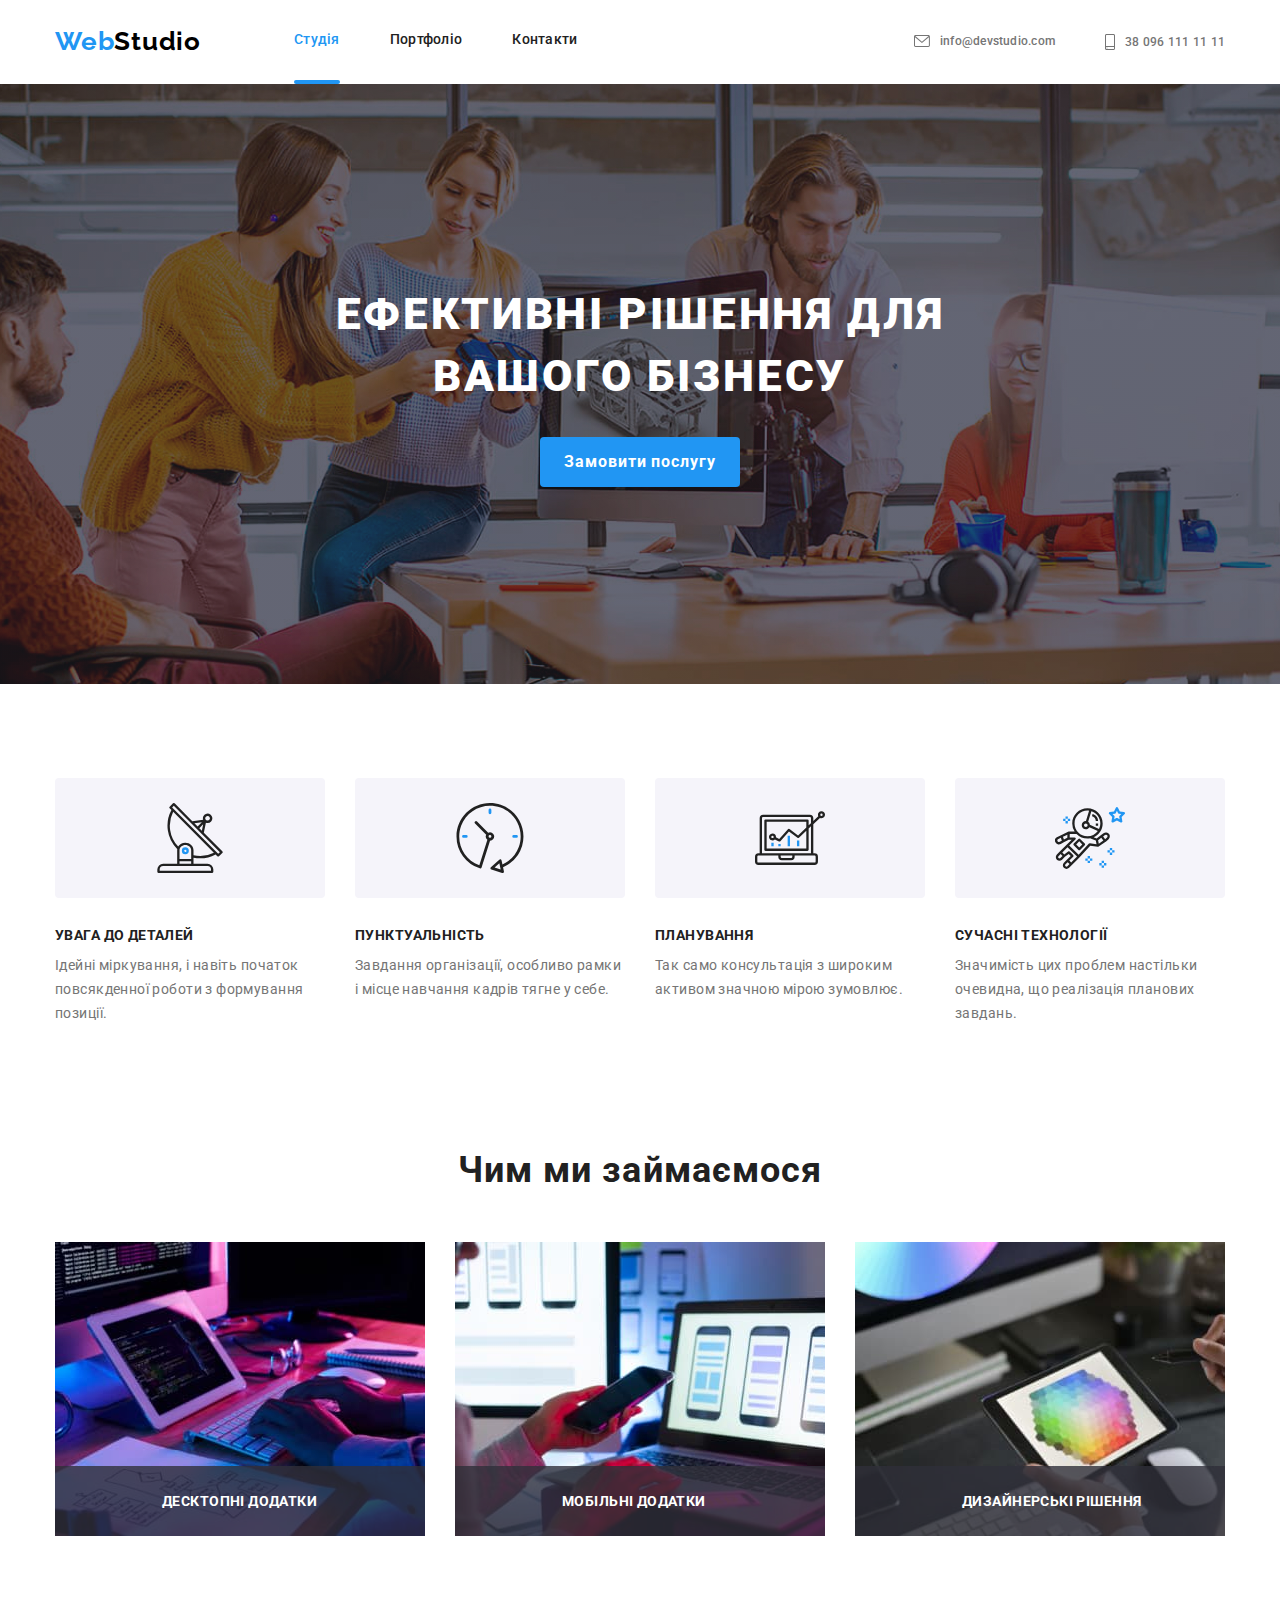
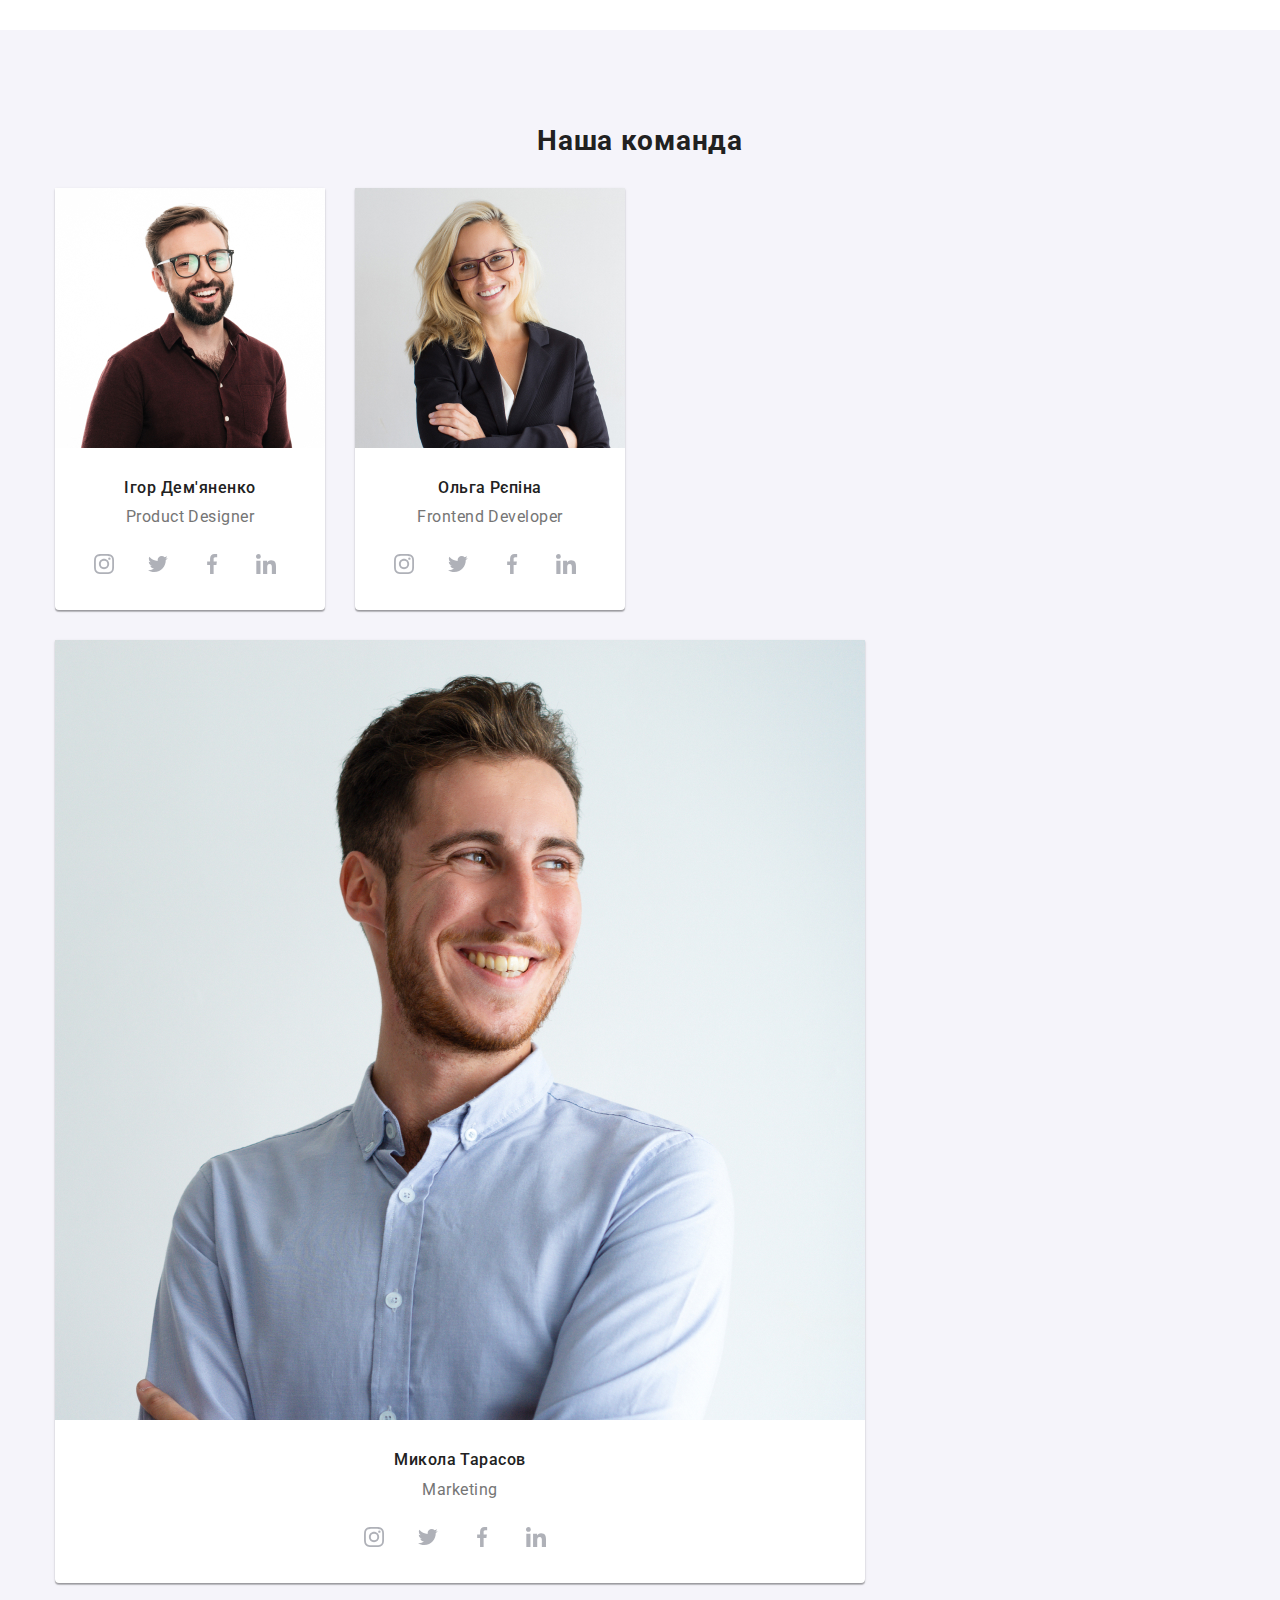
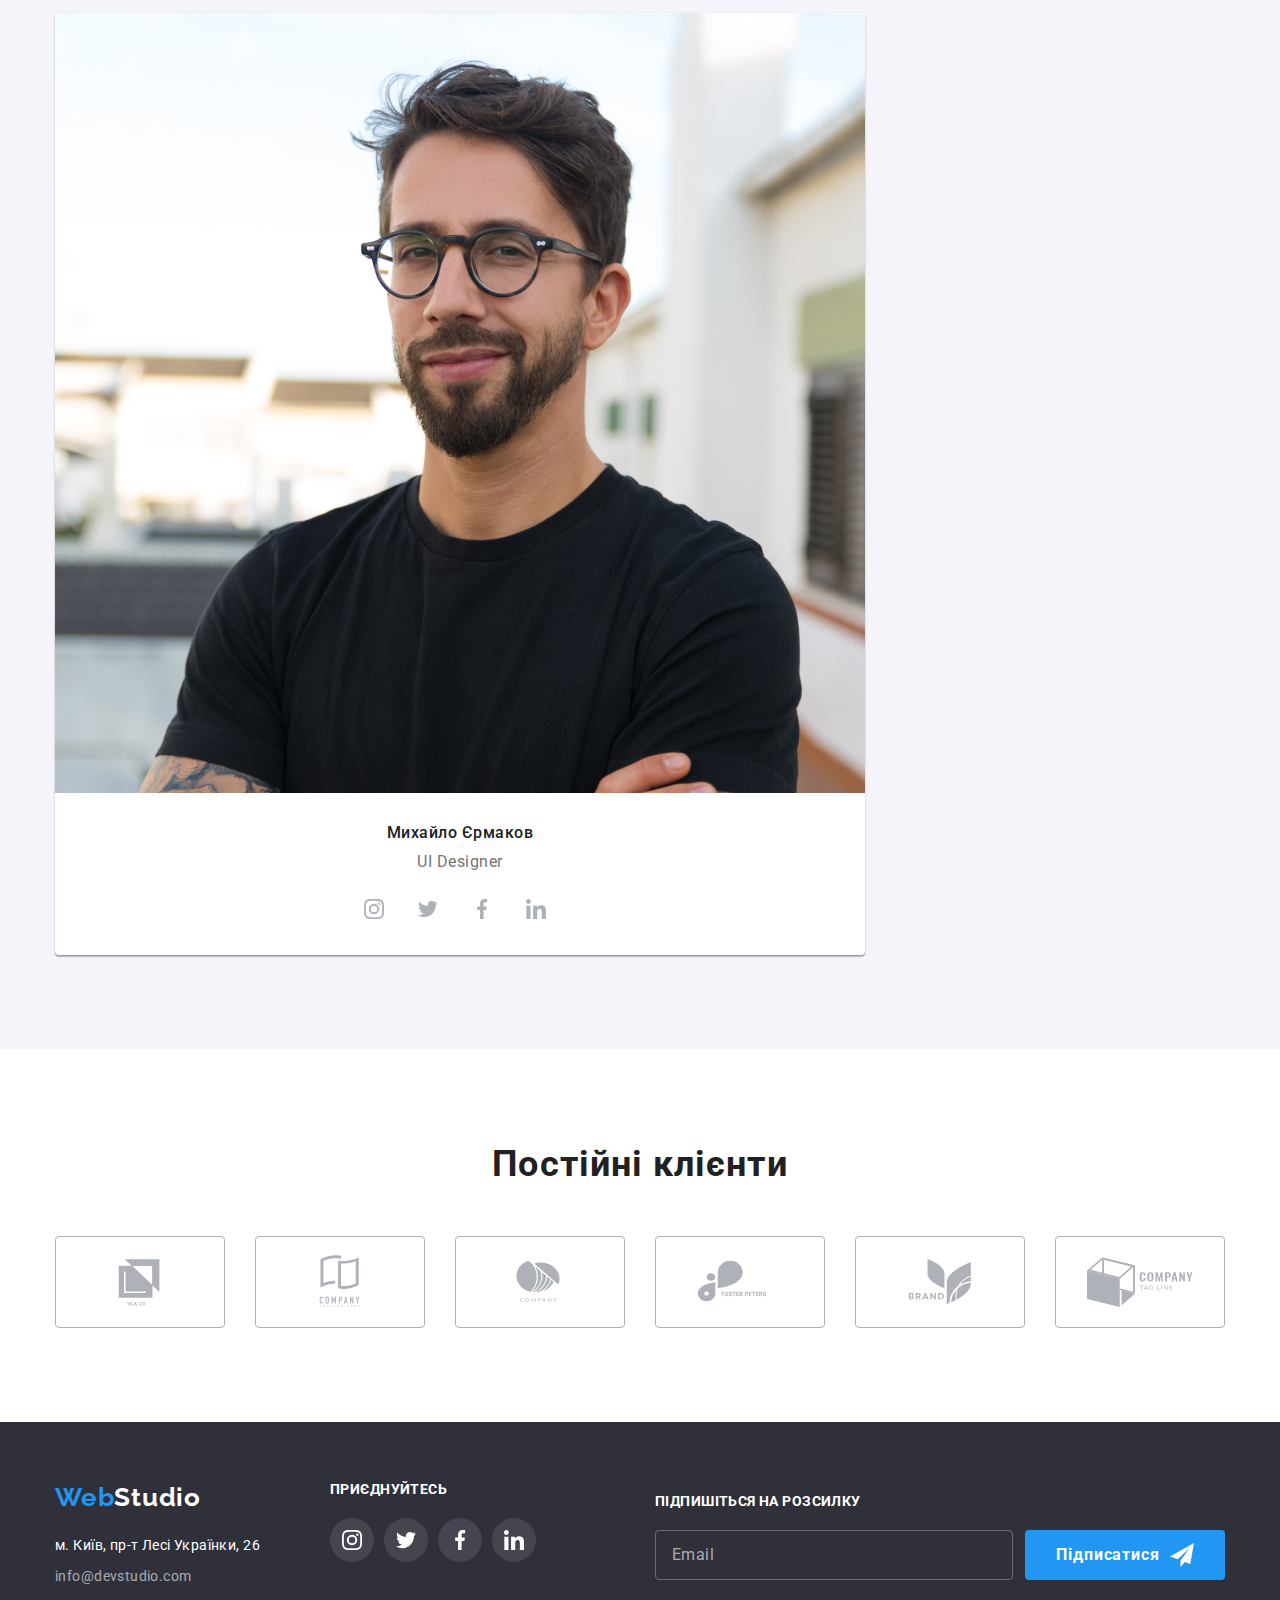
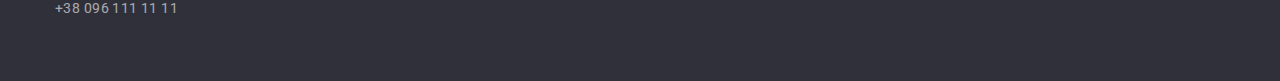
<file: index.html>
<!DOCTYPE html>
<html lang="uk">
  <head>
    <meta charset="UTF-8" />
    <meta http-equiv="X-UA-Compatible" content="IE=edge" />
    <meta name="viewport" content="width=device-width, initial-scale=1.0" />
    <title>WebStudio</title>
    <link
      rel="stylesheet"
      href="https://cdnjs.cloudflare.com/ajax/libs/modern-normalize/1.1.0/modern-normalize.min.css"
    />
    <link rel="stylesheet" href="./css/main.min.css" />
    <link rel="preconnect" href="https://fonts.googleapis.com" />
    <link rel="preconnect" href="https://fonts.gstatic.com" crossorigin />
    <link
      href="https://fonts.googleapis.com/css2?family=Raleway:wght@700&family=Roboto:wght@400;500;700;900&display=swap"
      rel="stylesheet"
    />
  </head>
  <body>
    <header>
      <div class="container header">
        <nav class="nav">
          <a class="logo link" href="./index.html"
            ><span class="logo__part" lang="en">Web</span>Studio</a
          >
          <ul class="navigation list">
            <li class="navigation__item current-page">
              <a
                class="navigation__link navigation__link--current link"
                href="./index.html"
                >Студія</a
              >
            </li>
            <li class="navigation__item">
              <a class="navigation__link link" href="./portfolio.html"
                >Портфоліо</a
              >
            </li>
            <li class="navigation__item">
              <a class="navigation__link link" href="">Контакти</a>
            </li>
          </ul>
        </nav>
        <ul class="contacts list">
          <li class="contacts__item">
            <a class="contacts__link link" href="mailto:info@devstudio.com">
              <svg class="contacts__icon" width="16" height="12">
                <use href="./images/sprite.svg#icon-envelope"></use>
              </svg>
              info@devstudio.com</a
            >
          </li>
          <li class="contacts__item">
            <a class="contacts__link link" href="tel:+380961111111">
              <svg
                class="contacts__icon"
                width="10"
                height="16"
                aria-label="Кнопка мобільного меню"
              >
                <use href="./images/sprite.svg#icon-smartphone"></use>
              </svg>
              38 096 111 11 11</a
            >
          </li>
        </ul>
        <button
          type="button"
          class="menu-toggle js-open-menu"
          aria-expanded="false"
          aria-controls="mobile-menu"
        >
          <svg width="24" height="16">
            <use class="icon-menu" href="./images/sprite.svg#icon-menu"></use>
          </svg>
        </button>
        <div class="menu-container js-menu-container">
          <button type="button" class="menu-toggle js-close-menu">
            <svg width="24" height="16">
              <use href="./images/sprite.svg#icon-close"></use>
            </svg>
          </button>
          <ul class="list mob-menu__list">
            <li class="mob-menu__item">
              <a href="./index.html" class="mob-menu__nav link current"
                >Студія</a
              >
            </li>
            <li class="mob-menu__item">
              <a href="./portfolio.html" class="mob-menu__nav link"
                >Портфоліо</a
              >
            </li>
            <li class="mob-menu__item">
              <a href="" class="mob-menu__nav link">Контакти</a>
            </li>
          </ul>
          <ul class="list">
            <li class="mob-menu__contacts">
              <a href="tel:+380961111111" class="mob-menu__tel link"
                >+38 096 111 11 11</a
              >
            </li>
            <li class="mob-menu__contacts">
              <a href="mailto:info@devstudio.com" class="mob-menu__mail link"
                >info@devstudio.com</a
              >
            </li>
          </ul>
          <ul class="mob-menu__social list">
            <li class="line"><a href="" class="link">Instagram</a></li>
            <li class="line--t"><a href="" class="link">Twitter</a></li>
            <li class="line--f"><a href="" class="link">Facebook</a></li>
            <li><a href="" class="link">LinkedIn</a></li>
          </ul>
        </div>
      </div>
    </header>
    <main>
      <!-- Hero Section -->
      <section class="hero">
        <h1 class="hero__title">Ефективні рішення для вашого бізнесу</h1>
        <button class="hero__btn" type="button" data-modal-open>
          Замовити послугу
        </button>
      </section>
      <!-- Features Section -->
      <section class="features">
        <div class="container">
          <h2 class="visually-hidden">Наші особливості</h2>
          <ul class="features__list list">
            <li class="features__item">
              <div class="features__img">
                <svg width="70" height="70">
                  <use href="./images/sprite.svg#icon-antenna"></use>
                </svg>
              </div>
              <h3 class="features__title">Увага до деталей</h3>
              <p>
                Ідейні міркування, і навіть початок повсякденної роботи з
                формування позиції.
              </p>
            </li>
            <li class="features__item">
              <div class="features__img">
                <svg width="70" height="70">
                  <use href="./images/sprite.svg#icon-clock"></use>
                </svg>
              </div>
              <h3 class="features__title">Пунктуальність</h3>
              <p>
                Завдання організації, особливо рамки і місце навчання кадрів
                тягне у себе.
              </p>
            </li>
            <li class="features__item">
              <div class="features__img">
                <svg width="70" height="70">
                  <use href="./images/sprite.svg#icon-diagram"></use>
                </svg>
              </div>
              <h3 class="features__title">Планування</h3>
              <p>
                Так само консультація з широким активом значною мірою зумовлює.
              </p>
            </li>
            <li class="features__item">
              <div class="features__img">
                <svg width="70" height="70">
                  <use href="./images/sprite.svg#icon-astronaut"></use>
                </svg>
              </div>
              <h3 class="features__title">Сучасні технології</h3>
              <p>
                Значимість цих проблем настільки очевидна, що реалізація
                планових завдань.
              </p>
            </li>
          </ul>
        </div>
      </section>
      <!-- What do we do Section -->
      <section class="work">
        <div class="container">
          <h2 class="work__title">Чим ми займаємося</h2>
          <ul class="work__list list">
            <li>
              <div class="work__thumb">
                <img
                  src="./images/img-1.jpg"
                  alt="Ілюстрація розробки сайту"
                  width="370"
                  height="294"
                />
                <p class="work__text">Десктопні додатки</p>
              </div>
            </li>
            <li>
              <div class="work__thumb">
                <img
                  src="./images/img-2.jpg"
                  alt="Ілюстрація розробки додатку"
                  width="370"
                  height="294"
                />
                <p class="work__text">Мобільні додатки</p>
              </div>
            </li>
            <li>
              <div class="work__thumb">
                <img
                  src="./images/img-3.jpg"
                  alt="Ілюстрація розробки дизайну"
                  width="370"
                  height="294"
                />
                <p class="work__text">Дизайнерські рішення</p>
              </div>
            </li>
          </ul>
        </div>
      </section>
      <!-- Our Team Section -->
      <section class="team">
        <div class="container">
          <h2 class="team__title">Наша команда</h2>
          <ul class="team__list list">
            <li class="team__card">
              <img
                class="team-img"
                srcset="
                  ./images/team/ihor-desk.jpg    270w,
                  ./images/team/ihor-tab.jpg     354w,
                  ./images/team/ihor-mob.jpg     450w,
                  ./images/team/ihor-desk-2x.jpg 540w,
                  ./images/team/ihor-tab-2x.jpg  708w,
                  ./images/team/ihor-mob-2x.jpg  900w
                "
                sizes="(min-width: 1200px) 270px, (min-width: 768px) 354px, (max-width: 767px) 450px"
                src="./images/team/ihor-mob.jpg"
                alt="Фото Ігора"
              />

              <!-- <picture>
                <source
                  srcset="
                    ./images/team/ihor-desk.jpg    1x,
                    ./images/team/ihor-desk-2x.jpg 2x
                  "
                  media="(min-width: 1200px)"
                  type="image/jpg"
                />
                <source
                  srcset="
                    ./images/team/ihor-tab.jpg    1x,
                    ./images/team/ihor-tab-2x.jpg 2x
                  "
                  media="(min-width: 768px)"
                  type="image/jpg"
                />
                <source
                  srcset="
                    ./images/team/ihor-mob.jpg    1x,
                    ./images/team/ihor-mob-2x.jpg 2x
                  "
                  media="(max-width: 767px)"
                  type="image/jpg"
                />
                <img src="./images/team/ihor-desk.jpg" alt="Фото Ігора" />
              </picture> -->
              <div class="team__descr">
                <h3 class="team__member">Ігор Дем'яненко</h3>
                <p class="team__position" lang="en">Product Designer</p>
                <ul class="socialNet list">
                  <li class="socialNet__item">
                    <a class="socialNet__link" href="">
                      <svg width="20" height="20">
                        <use href="./images/sprite.svg#icon-instagram"></use>
                      </svg>
                    </a>
                  </li>
                  <li class="socialNet__item">
                    <a class="socialNet__link" href="">
                      <svg width="20" height="20">
                        <use href="./images/sprite.svg#icon-twitter"></use>
                      </svg>
                    </a>
                  </li>
                  <li class="socialNet__item">
                    <a class="socialNet__link" href="">
                      <svg width="20" height="20">
                        <use href="./images/sprite.svg#icon-facebook"></use>
                      </svg>
                    </a>
                  </li>
                  <li class="socialNet__item">
                    <a class="socialNet__link" href="">
                      <svg width="20" height="20">
                        <use href="./images/sprite.svg#icon-linkedin"></use>
                      </svg>
                    </a>
                  </li>
                </ul>
              </div>
            </li>
            <li class="team__card">
              <img
                class="team-img"
                srcset="
                  ./images/team/olha-desk.jpg    270w,
                  ./images/team/olha-tab.jpg     354w,
                  ./images/team/olha-mob.jpg     450w,
                  ./images/team/olha-desk-2x.jpg 540w,
                  ./images/team/olha-tab-2x.jpg  708w,
                  ./images/team/olha-mob-2x.jpg  900w
                "
                sizes="(min-width: 1200px) 270px, (min-width: 768px) 354px, (max-width: 767px) 450px"
                src="./images/team/olha-mob.jpg"
                alt="Фото Ольги"
              />
              <!-- <picture>
                <source
                  srcset="
                    ./images/team/olha-desk.jpg    1x,
                    ./images/team/olha-desk-2x.jpg 2x
                  "
                  media="(min-width: 1200px)"
                />
                <source
                  srcset="
                    ./images/team/olha-tab.jpg    1x,
                    ./images/team/olha-tab-2x.jpg 2x
                  "
                  media="(min-width: 768px)"
                />
                <source
                  srcset="
                    ./images/team/olha-mob.jpg    1x,
                    ./images/team/olha-mob-2x.jpg 2x
                  "
                  media="(max-width: 767px)"
                />
                <img src="./images/team/olha-desk.jpg" alt="Фото Ольги" />
              </picture> -->
              <div class="team__descr">
                <h3 class="team__member">Ольга Рєпіна</h3>
                <p class="team__position" lang="en">Frontend Developer</p>
                <ul class="socialNet list">
                  <li class="socialNet__item">
                    <a class="socialNet__link" href="">
                      <svg width="20" height="20">
                        <use href="./images/sprite.svg#icon-instagram"></use>
                      </svg>
                    </a>
                  </li>
                  <li class="socialNet__item">
                    <a class="socialNet__link" href="">
                      <svg width="20" height="20">
                        <use href="./images/sprite.svg#icon-twitter"></use>
                      </svg>
                    </a>
                  </li>
                  <li class="socialNet__item">
                    <a class="socialNet__link" href="">
                      <svg width="20" height="20">
                        <use href="./images/sprite.svg#icon-facebook"></use>
                      </svg>
                    </a>
                  </li>
                  <li class="socialNet__item">
                    <a class="socialNet__link" href="">
                      <svg width="20" height="20">
                        <use href="./images/sprite.svg#icon-linkedin"></use>
                      </svg>
                    </a>
                  </li>
                </ul>
              </div>
            </li>
            <li class="team__card">
              <img
                class="team-img"
                srcset="
                  ./images/team/mykola-desk.jpg    270w,
                  ./images/team/mykola-tab.jpg     354w,
                  ./images/team/mykola-mob.jpg     450w,
                  ./images/team/mykola-desk-2x.jpg 540w,
                  ./images/team/mykola-tab-2x.jpg  708w,
                  ./images/team/mykola-mob-2x.jpg  900w
                "
                sizes="(min-width: 1200px) 270px, (min-width: 768px) 354px, (max-width: 767px) 450px"
                src="./images/team/mykola-mob.jpg"
                alt="Фото Миколи"
              />
              <!-- <picture>
                <source
                  srcset="
                    ./images/team/mykola-desk.jpg    1x,
                    ./images/team/mykola-desk-2x.jpg 2x
                  "
                  media="(min-width: 1200px)"
                />
                <source
                  srcset="
                    ./images/team/mykola-tab.jpg    1x,
                    ./images/team/mykola-tab-2x.jpg 2x
                  "
                  media="(min-width: 768px)"
                />
                <source
                  srcset="
                    ./images/team/mykola-mob.jpg    1x,
                    ./images/team/mykola-mob-2x.jpg 2x
                  "
                  media="(max-width: 767px)"
                />
                <img src="./images/team/mykola-desk.jpg" alt="Фото Миколи" />
              </picture> -->
              <div class="team__descr">
                <h3 class="team__member">Микола Тарасов</h3>
                <p class="team__position" lang="en">Marketing</p>
                <ul class="socialNet list">
                  <li class="socialNet__item">
                    <a class="socialNet__link" href="">
                      <svg width="20" height="20">
                        <use href="./images/sprite.svg#icon-instagram"></use>
                      </svg>
                    </a>
                  </li>
                  <li class="socialNet__item">
                    <a class="socialNet__link" href="">
                      <svg width="20" height="20">
                        <use href="./images/sprite.svg#icon-twitter"></use>
                      </svg>
                    </a>
                  </li>
                  <li class="socialNet__item">
                    <a class="socialNet__link" href="">
                      <svg width="20" height="20">
                        <use href="./images/sprite.svg#icon-facebook"></use>
                      </svg>
                    </a>
                  </li>
                  <li class="socialNet__item">
                    <a class="socialNet__link" href="">
                      <svg width="20" height="20">
                        <use href="./images/sprite.svg#icon-linkedin"></use>
                      </svg>
                    </a>
                  </li>
                </ul>
              </div>
            </li>
            <li class="team__card">
              <img
                class="team-img"
                srcset="
                  ./images/team/mykhailo-desk.jpg    270w,
                  ./images/team/mykhailo-tab.jpg     354w,
                  ./images/team/mykhailo-mob.jpg     450w,
                  ./images/team/mykhailo-desk-2x.jpg 540w,
                  ./images/team/mykhailo-tab-2x.jpg  708w,
                  ./images/team/mykhailo-mob-2x.jpg  900w
                "
                sizes="(min-width: 1200px) 270px, (min-width: 768px) 354px, (max-width: 767px) 450px"
                src="./images/team/mykhailo-mob.jpg"
                alt="Фото Михайла"
              />
              <!-- <picture>
                <source
                  srcset="
                    ./images/team/mykhailo-desk.jpg    1x,
                    ./images/team/mykhailo-desk-2x.jpg 2x
                  "
                  media="(min-width: 1200px)"
                />
                <source
                  srcset="
                    ./images/team/mykhailo-tab.jpg    1x,
                    ./images/team/mykhailo-tab-2x.jpg 2x
                  "
                  media="(min-width: 768px)"
                />
                <source
                  srcset="
                    ./images/team/mykhailo-mob.jpg    1x,
                    ./images/team/mykhailo-mob-2x.jpg 2x
                  "
                  media="(max-width: 767px)"
                />
                <img src="./images/team/mykhailo-desk.jpg" alt="Фото Михайла" />
              </picture> -->
              <div class="team__descr">
                <h3 class="team__member">Михайло Єрмаков</h3>
                <p class="team__position" lang="en">UI Designer</p>
                <ul class="socialNet list">
                  <li class="socialNet__item">
                    <a class="socialNet__link" href="">
                      <svg width="20" height="20">
                        <use href="./images/sprite.svg#icon-instagram"></use>
                      </svg>
                    </a>
                  </li>
                  <li class="socialNet__item">
                    <a class="socialNet__link" href="">
                      <svg width="20" height="20">
                        <use href="./images/sprite.svg#icon-twitter"></use>
                      </svg>
                    </a>
                  </li>
                  <li class="socialNet__item">
                    <a class="socialNet__link" href="">
                      <svg width="20" height="20">
                        <use href="./images/sprite.svg#icon-facebook"></use>
                      </svg>
                    </a>
                  </li>
                  <li class="socialNet__item">
                    <a class="socialNet__link" href="">
                      <svg width="20" height="20">
                        <use href="./images/sprite.svg#icon-linkedin"></use>
                      </svg>
                    </a>
                  </li>
                </ul>
              </div>
            </li>
          </ul>
        </div>
      </section>
      <!-- Our Clients -->
      <section class="clients">
        <div class="container">
          <h2 class="clients__title">Постійні клієнти</h2>
          <ul class="clients__list list">
            <li class="clients__item">
              <a class="clients__link" href="">
                <svg width="106" height="60">
                  <use href="./images/sprite.svg#icon-logo1"></use></svg
              ></a>
            </li>
            <li class="clients__item">
              <a class="clients__link" href="">
                <svg class="clients-svg" width="106" height="60">
                  <use href="./images/sprite.svg#icon-logo2"></use></svg
              ></a>
            </li>
            <li class="clients__item">
              <a class="clients__link" href="">
                <svg width="106" height="60">
                  <use href="./images/sprite.svg#icon-logo3"></use></svg
              ></a>
            </li>
            <li class="clients__item">
              <a class="clients__link" href="">
                <svg width="106" height="60">
                  <use href="./images/sprite.svg#icon-logo4"></use></svg
              ></a>
            </li>
            <li class="clients__item">
              <a class="clients__link" href="">
                <svg width="106" height="60">
                  <use href="./images/sprite.svg#icon-logo5"></use></svg
              ></a>
            </li>
            <li class="clients__item">
              <a class="clients__link" href="">
                <svg width="106" height="60">
                  <use href="./images/sprite.svg#icon-logo6"></use></svg
              ></a>
            </li>
          </ul>
        </div>
      </section>
    </main>
    <!-- Footer -->
    <footer class="footer">
      <div class="container footer__flex">
        <div class="footer__tablet">
          <div class="footer__box">
            <a class="logo logo--white link" href="./index.html"
              ><span class="logo__part" lang="en">Web</span>Studio</a
            >
            <address>
              <ul class="address list">
                <li class="address__item">
                  <a
                    class="address__link address__link--white link"
                    href="https://goo.gl/maps/kDSUidQcf3W3x1u66"
                    target="_blank"
                    rel="noopener noreferrer"
                    >м. Київ, пр-т Лесі Українки, 26</a
                  >
                </li>
                <li class="address__item">
                  <a class="address__link link" href="mailto:info@devstudio.com"
                    >info@devstudio.com</a
                  >
                </li>
                <li class="address__item">
                  <a class="address__link link" href="tel:+380961111111"
                    >+38 096 111 11 11</a
                  >
                </li>
              </ul>
            </address>
          </div>
          <div class="footer-join">
            <p class="footer__title">Приєднуйтесь</p>
            <ul class="list socialNet">
              <li class="footer-social socialNet__item">
                <a href="">
                  <svg width="20" height="20">
                    <use href="./images/sprite.svg#icon-instagram-white"></use>
                  </svg>
                </a>
              </li>
              <li class="footer-social socialNet__item">
                <a href="">
                  <svg width="20" height="20">
                    <use href="./images/sprite.svg#icon-twitter-white"></use>
                  </svg>
                </a>
              </li>
              <li class="footer-social socialNet__item">
                <a href="">
                  <svg width="20" height="20">
                    <use href="./images/sprite.svg#icon-facebook-white"></use>
                  </svg>
                </a>
              </li>
              <li class="footer-social socialNet__item">
                <a href="">
                  <svg width="20" height="20">
                    <use href="./images/sprite.svg#icon-linkedin-white"></use>
                  </svg>
                </a>
              </li>
            </ul>
          </div>
        </div>
        <div class="form-footer">
          <p class="form-footer__text">Підпишіться на розсилку</p>
          <form action="" class="form-footer__form">
            <input
              class="form-footer__input"
              type="email"
              name="email-footer"
              id="email-footer"
              placeholder="Email"
            />
            <button class="form-footer__btn" type="submit">
              Підписатися
              <svg class="form-footer__svg" width="24" height="24">
                <use href="./images/sprite.svg#icon-send"></use>
              </svg>
            </button>
          </form>
        </div>
      </div>
    </footer>
    <div class="backdrop is-hidden" data-modal>
      <div class="modal">
        <button type="button" class="modal__close-button" data-modal-close>
          <svg width="11px" height="11px">
            <use href="./images/sprite.svg#icon-close-button"></use>
          </svg>
        </button>
        <form action="" class="form">
          <p class="form__title">Залиште свої дані, ми вам передзвонимо</p>
          <div class="form-field">
            <label for="name">Ім'я</label>
            <div class="input-wrap">
              <input type="text" name="name" id="name" class="field-input" />
              <svg width="18" height="18" class="form-svg">
                <use href="./images/sprite.svg#icon-person"></use>
              </svg>
            </div>
          </div>
          <div class="form-field">
            <label for="tel">Телефон</label>
            <div class="input-wrap">
              <input type="tel" name="tel" id="tel" class="field-input" />
              <svg width="18" height="18" class="form-svg">
                <use href="./images/sprite.svg#icon-phone"></use>
              </svg>
            </div>
          </div>
          <div class="form-field">
            <label for="email">Пошта</label>
            <div class="input-wrap">
              <input type="email" name="email" id="email" class="field-input" />
              <svg width="18" height="18" class="form-svg">
                <use href="./images/sprite.svg#icon-email"></use>
              </svg>
            </div>
          </div>
          <div class="form-textarea">
            <label for="comment">Коментар</label>
            <textarea
              name="comment"
              id="comment"
              placeholder="Введіть текст"
            ></textarea>
          </div>
          <div class="mob-wrapper">
          <label class="checkbox-label" for="terms">
            <input
              class="checkbox"
              type="checkbox"
              name="terms"
              id="terms"
              required
            />
            <svg width="15" height="15" class="check-icon">
              <use class="square" href="./images/sprite.svg#icon-square"></use>
              <use class="check" href="./images/sprite.svg#icon-check"></use>
            </svg>

            Погоджуюся з розсилкою та приймаю <a class="checkbox-link checkbox-link--normal" href=""> Умови договору</a>

          </label>
          <a class="checkbox-link checkbox-link--mob " href=""> Умови договору</a>
          </div>
          <button type="submit">Відправити</button>
        </form>
      </div>
    </div>
    <script src="./js/modal.js"></script>
    <script src="./js/mobile-menu.js"></script>
  </body>
</html>
</file>
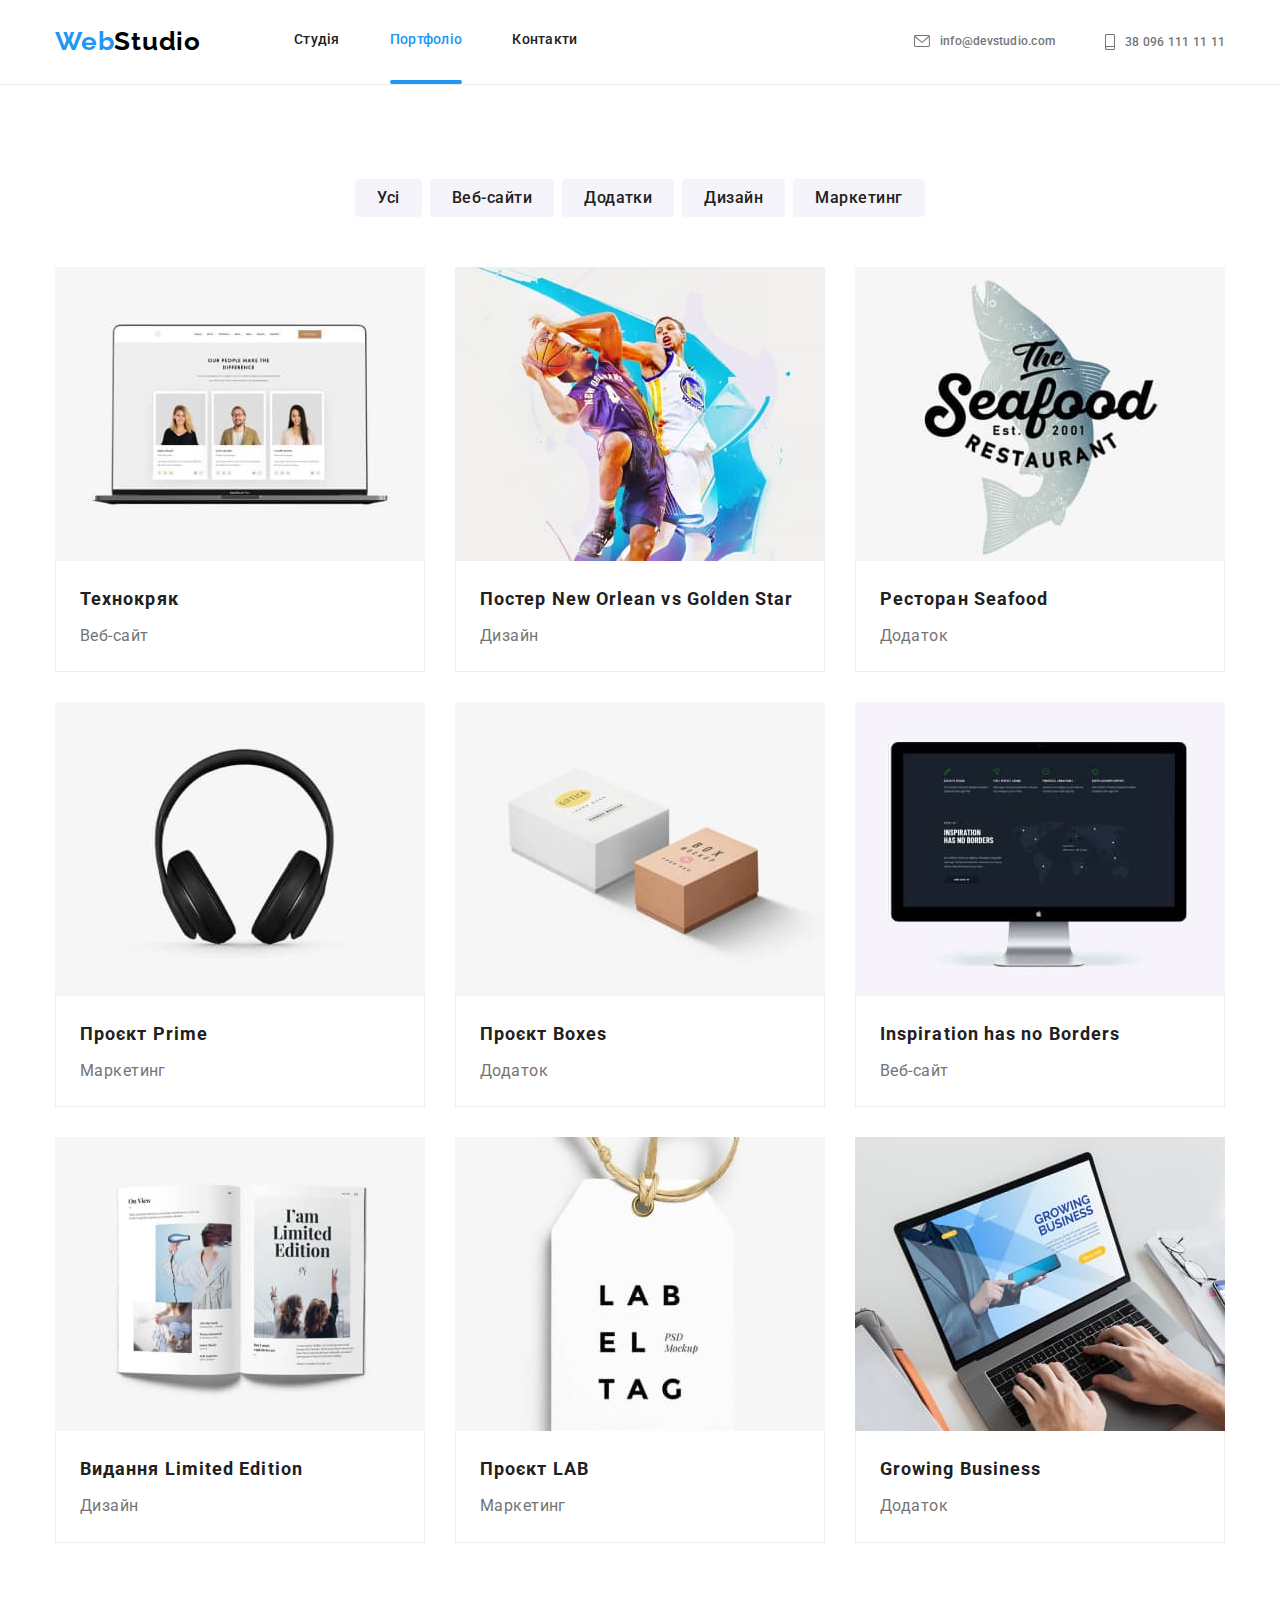
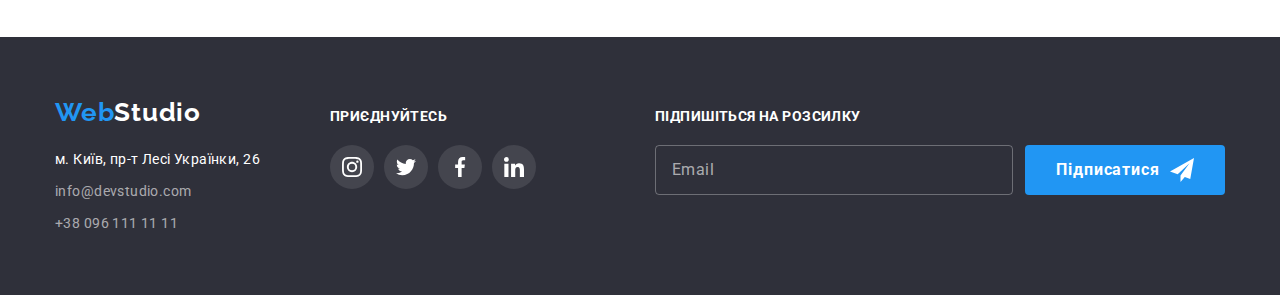
<file: portfolio.html>
<!DOCTYPE html>
<html lang="uk">
  <head>
    <meta charset="UTF-8" />
    <meta http-equiv="X-UA-Compatible" content="IE=edge" />
    <meta name="viewport" content="width=device-width, initial-scale=1.0" />
    <title>WebStudio</title>
    <link
      rel="stylesheet"
      href="https://cdnjs.cloudflare.com/ajax/libs/modern-normalize/1.1.0/modern-normalize.min.css"
    />
    <link rel="stylesheet" href="./css/main.min.css"/>
    <link rel="preconnect" href="https://fonts.googleapis.com" />
    <link rel="preconnect" href="https://fonts.gstatic.com" crossorigin />
    <link
      href="https://fonts.googleapis.com/css2?family=Raleway:wght@700&family=Roboto:wght@400;500;700;900&display=swap"
      rel="stylesheet"
    />
  </head>

  <body>
    <!-- Header -->
    <header class="portfolio-header">
      <div class="container header">
        <nav class="nav">
          <a class="logo link" href="./index.html"
            ><span class="logo__part" lang="en">Web</span>Studio</a
          >
          <ul class="navigation list">
            <li class="navigation__item"><a class="navigation__link link" href="./index.html">Студія</a></li>
            <li class="navigation__item current-page">
              <a class="navigation__link navigation__link--current link" href="./portfolio.html">Портфоліо</a>
            </li>
            <li class="navigation__item"><a class="navigation__link link" href="">Контакти</a></li>
          </ul>
        </nav>
        <ul class="contacts list">
          <li class="contacts__item">
            <a class="contacts__link link" href="mailto:info@devstudio.com">
              <svg class="contacts__icon" width="16" height="12">
                <use href="./images/sprite.svg#icon-envelope"></use>
              </svg>
              info@devstudio.com</a>
          </li>
          <li class="contacts__item">
            <a class="contacts__link link" href="tel:+380961111111">
              <svg class="contacts__icon" width="10" height="16">
                <use href="./images/sprite.svg#icon-smartphone"></use>
              </svg>
              38 096 111 11 11</a>
          </li>
        </ul>
      </div>
    </header>
    <!-- Main -->
    <main>
      <section class="projects-section">
        <div class="container">
          <!-- Works -->
          <h1 class="visually-hidden">Наші роботи</h1>
          <!-- Gallery -->
          <ul class="filter list">
            <li class="filter__item"><button class="filter__btn" type="button">Усі</button></li>
            <li class="filter__item"><button class="filter__btn" type="button">Веб-сайти</button></li>
            <li class="filter__item"><button class="filter__btn" type="button">Додатки</button></li>
            <li class="filter__item"><button class="filter__btn" type="button">Дизайн</button></li>
            <li class="filter__item"><button class="filter__btn" type="button">Маркетинг</button></li>
          </ul>

          <ul class="projects list">
            <li class="projects__item">
              <a class="projects__link link" href="">
                <div class="projects__wrap">
                <img
                  src="./images/img1.jpg"
                  alt="Веб-сайт Технокряк"
                  width="370"
                  height="294"
                />
                <p class="project__details">Ресурс пропонує комплексні пропозиції з різним рівнем функціоналу та сервісів. Все це дозволить відвідувачу отримати
                вичерпні відомості про компанію чи приватну особу.</p>
                </div>
                <div class="projects__card">
                  <h2 class="projects__title">Технокряк</h2>
                  <p class="projects__text">Веб-сайт</p>
                </div>
              </a>
            </li>
            <li class="projects__item">
              <a class="projects__link link" href="">
                <div class="projects__wrap">
                <img
                  src="./images/img2.jpg"
                  alt="Постер"
                  width="370"
                  height="294"
                />
                <p class="project__details">Ресурс пропонує комплексні пропозиції з різним рівнем функціоналу та сервісів. Все це
                  дозволить відвідувачу отримати
                  вичерпні відомості про компанію чи приватну особу.</p>
                </div>
                <div class="projects__card">
                  <h2 class="projects__title">
                    Постер New Orlean vs Golden Star
                  </h2>
                  <p class="projects__text">Дизайн</p>
                </div>
              </a>
            </li>
            <li class="projects__item">
              <a class="projects__link link" href="">
                <div class="projects__wrap">
                <img
                  src="./images/img3.jpg"
                  alt="Додаток Ресторан Seafood"
                  width="370"
                  height="294"
                />
                <p class="project__details">Ресурс пропонує комплексні пропозиції з різним рівнем функціоналу та сервісів. Все це
                  дозволить відвідувачу отримати
                  вичерпні відомості про компанію чи приватну особу.</p>
                  </div>
                <div class="projects__card">
                  <h2 class="projects__title">Ресторан Seafood</h2>
                  <p class="projects__text">Додаток</p>
                </div>
              </a>
            </li>
            <li class="projects__item">
              <a class="projects__link link" href="">
                <div class="projects__wrap">
                <img
                  src="./images/img4.jpg"
                  alt="Проєкт Prime"
                  width="370"
                  height="294"
                />
                <p class="project__details">Ресурс пропонує комплексні пропозиції з різним рівнем функціоналу та сервісів. Все це
                  дозволить відвідувачу отримати
                  вичерпні відомості про компанію чи приватну особу.</p>
                  </div>
                <div class="projects__card">
                  <h2 class="projects__title">Проєкт Prime</h2>
                  <p class="projects__text">Маркетинг</p>
                </div>
              </a>
            </li>
            <li class="projects__item">
              <a class="projects__link link" href="">
                <div class="projects__wrap">
                <img
                  src="./images/img5.jpg"
                  alt="Додаток Boxes"
                  width="370"
                  height="294"
                />
                <p class="project__details">Ресурс пропонує комплексні пропозиції з різним рівнем функціоналу та сервісів. Все це
                  дозволить відвідувачу отримати
                  вичерпні відомості про компанію чи приватну особу.</p>
                  </div>
                <div class="projects__card">
                  <h2 class="projects__title">Проєкт Boxes</h2>
                  <p class="projects__text">Додаток</p>
                </div>
              </a>
            </li>
            <li class="projects__item">
              <a class="projects__link link" href="">
                <div class="projects__wrap">
                <img
                  src="./images/img6.jpg"
                  alt="Веб-сайт Inspiration has no Borders"
                  width="370"
                  height="294"
                />
                <p class="project__details">Ресурс пропонує комплексні пропозиції з різним рівнем функціоналу та сервісів. Все це
                  дозволить відвідувачу отримати
                  вичерпні відомості про компанію чи приватну особу.</p>
                  </div>
                <div class="projects__card">
                  <h2 class="projects__title" lang="en">
                    Inspiration has no Borders
                  </h2>
                  <p class="projects__text">Веб-сайт</p>
                </div>
              </a>
            </li>
            <li class="projects__item">
              <a class="projects__link link" href="">
                <div class="projects__wrap">
                <img
                  src="./images/img7.jpg"
                  alt="Дизайн видання Limited Edition "
                  width="370"
                  height="294"
                />
                <p class="project__details">Ресурс пропонує комплексні пропозиції з різним рівнем функціоналу та сервісів. Все це
                  дозволить відвідувачу отримати
                  вичерпні відомості про компанію чи приватну особу.</p>
                  </div>
                <div class="projects__card">
                  <h2 class="projects__title">Видання Limited Edition</h2>
                  <p class="projects__text">Дизайн</p>
                </div>
              </a>
            </li>
            <li class="projects__item">
              <a class="projects__link link" href="">
                <div class="projects__wrap">
                <img
                  src="./images/img8.jpg"
                  alt="Проєкт LAB"
                  width="370"
                  height="294"
                />
                <p class="project__details">Ресурс пропонує комплексні пропозиції з різним рівнем функціоналу та сервісів. Все це
                  дозволить відвідувачу отримати
                  вичерпні відомості про компанію чи приватну особу.</p>
                  </div>
                <div class="projects__card">
                  <h2 class="projects__title">Проєкт LAB</h2>
                  <p class="projects__text">Маркетинг</p>
                </div>
              </a>
            </li>
            <li class="projects__item">
              <a class="projects__link link" href="">
                <div class="projects__wrap">
                <img
                  src="./images/img9.jpg"
                  alt="Додаток Growing Business"
                  width="370"
                  height="294"
                />
                <p class="project__details">Ресурс пропонує комплексні пропозиції з різним рівнем функціоналу та сервісів. Все це
                  дозволить відвідувачу отримати
                  вичерпні відомості про компанію чи приватну особу.</p>
                  </div>
                <div class="projects__card">
                  <h2 class="projects__title" lang="en">Growing Business</h2>
                  <p class="projects__text">Додаток</p>
                </div>
              </a>
            </li>
          </ul>
        </div>
      </section>
    </main>
    <!-- Footer -->
  <footer class="footer">
    <div class="container footer__flex">
      <div class="footer__box">
        <a class="logo logo--white link" href="./index.html"><span class="logo__part" lang="en">Web</span>Studio</a>
        <address>
          <ul class="address list">
            <li class="address__item">
              <a class="address__link address__link--white link" href="https://goo.gl/maps/kDSUidQcf3W3x1u66"
                target="_blank" rel="noopener noreferrer">м. Київ, пр-т Лесі Українки, 26</a>
            </li>
            <li class="address__item">
              <a class="address__link link" href="mailto:info@devstudio.com">info@devstudio.com</a>
            </li>
            <li>
              <a class="address__link link" href="tel:+380961111111">+38 096 111 11 11</a>
            </li>
          </ul>
      </div>
      </address>
      <div>
        <p class="footer__title">Приєднуйтесь</p>
        <ul class="list socialNet">
          <li class="footer-social socialNet__item">
            <a href="">
              <svg width="20" height="20">
                <use href="./images/sprite.svg#icon-instagram-white"></use>
              </svg>
            </a>
          </li>
          <li class="footer-social socialNet__item">
            <a href="">
              <svg width="20" height="20">
                <use href="./images/sprite.svg#icon-twitter-white"></use>
              </svg>
            </a>
          </li>
          <li class="footer-social socialNet__item">
            <a href="">
              <svg width="20" height="20">
                <use href="./images/sprite.svg#icon-facebook-white"></use>
              </svg>
            </a>
          </li>
          <li class="footer-social socialNet__item">
            <a href="">
              <svg width="20" height="20">
                <use href="./images/sprite.svg#icon-linkedin-white"></use>
              </svg>
            </a>
          </li>
        </ul>
      </div>
      <div class="form-footer">
        <p class="form-footer__text">Підпишіться на розсилку</p>
        <form action="" class="form-footer__form">
          <input class="form-footer__input" type="email" name="email-footer" id="email-footer" placeholder="Email">
          <button class="form-footer__btn" type="submit">Підписатися
            <svg class="form-footer__svg" width="24" height="24">
              <use href="./images/sprite.svg#icon-send"></use>
            </svg>
          </button>
        </form>
      </div>
    </div>
  </footer>
  </body>
</html>
</file>
<file: css/main.min.css>
:root{--primary-text-color: #757575;--accent-color: #2196f3;--secondary-text-color: #212121;--hero-title-color: #ffffff;--primary-background-color: #f5f5f5;--secondary-background-color: #f5f4fa;--hero-background-color: #2f303a;--logo-color: #000000;--hero-btn-hover: #188ce8;--address-color: rgba(255, 255, 255, 0.6);--header-border-color: #ececec;--social-link-color: #afb1b8;--form-color: rgba(33, 33, 33, 0.2)}body{font-family:"Roboto",sans-serif;font-size:14px;line-height:1.7;letter-spacing:.03em;color:var(--primary-text-color);background-color:var(--hero-title-color)}.list{list-style:none}.link{text-decoration:none}h1,h2,h3,h4,h5,h6,p,ul{padding:0;margin:0}img{display:block}.form .checkbox-label,.modal__close-button,.form-footer__btn,.footer-social a,.clients__link,.socialNet__link,.features__img{display:-webkit-box;display:-ms-flexbox;display:flex;-webkit-box-align:center;-ms-flex-align:center;align-items:center;-webkit-box-pack:center;-ms-flex-pack:center;justify-content:center}.logo{font-family:"Raleway",sans-serif;font-weight:700;font-size:24px;line-height:1.2;letter-spacing:.03em;color:var(--logo-color);display:-webkit-box;display:-ms-flexbox;display:flex}@media screen and (min-width: 1200px){.logo{font-size:26px}}.logo__part{color:var(--accent-color)}.nav .logo{-webkit-box-align:center;-ms-flex-align:center;align-items:center}@media screen and (min-width: 768px){.nav .logo{margin-right:87px}}@media screen and (min-width: 1200px){.nav .logo{margin-right:93px}}.container{padding-left:15px;padding-right:15px;margin-left:auto;margin-right:auto}.container.header{display:-webkit-box;display:-ms-flexbox;display:flex;-webkit-box-align:center;-ms-flex-align:center;align-items:center;height:60px;-webkit-box-pack:justify;-ms-flex-pack:justify;justify-content:space-between}@media screen and (min-width: 768px){.container.header{height:auto}}@media screen and (min-width: 768px){.container{width:768px}}@media screen and (min-width: 1200px){.container{width:1200px;padding-left:15px;padding-right:15px;margin-left:auto;margin-right:auto}}@media screen and (min-width: 768px){.nav{display:-webkit-box;display:-ms-flexbox;display:flex}}.navigation{display:none}@media screen and (min-width: 768px){.navigation{display:-webkit-box;display:-ms-flexbox;display:flex}}.contacts{display:none}@media screen and (min-width: 768px){.contacts{display:block;margin-right:0;margin-left:auto}.contacts__icon{fill:currentColor;margin-right:10px}}@media screen and (min-width: 1200px){.contacts{display:-webkit-box;display:-ms-flexbox;display:flex}.contacts__item{margin-right:50px}}.navigation__item{margin-right:50px}.current-page::after{content:"";width:100%;height:4px;background-color:var(--accent-color);display:block;border-radius:2px}.navigation__item:last-child{margin-right:0}@media screen and (max-width: 1199px){.navigation__item:last-child{margin-right:96px}}.navigation__link{font-weight:500;font-size:14px;line-height:1.14;letter-spacing:.02em;color:var(--secondary-text-color);display:block;padding-top:32px;padding-bottom:32px;-webkit-transition:color 250ms cubic-bezier(0.4, 0, 0.2, 1);transition:color 250ms cubic-bezier(0.4, 0, 0.2, 1)}.navigation__link:hover,.navigation__link:focus{color:var(--accent-color)}.navigation__link--current{color:var(--accent-color)}.contacts__link{font-weight:500;font-size:14px;line-height:1.14;letter-spacing:.02em;color:var(--primary-text-color);display:-webkit-box;display:-ms-flexbox;display:flex;-webkit-box-align:center;-ms-flex-align:center;align-items:center;-webkit-transition:color 250ms cubic-bezier(0.4, 0, 0.2, 1);transition:color 250ms cubic-bezier(0.4, 0, 0.2, 1)}@media screen and (min-width: 768px){.contacts__link{font-size:12px;line-height:1.17}}.contacts__link:hover,.contacts__link:focus{color:var(--accent-color)}.contacts__item:last-child{margin-right:0%}@media screen and (max-width: 1199px){.contacts__item:first-child{margin-bottom:10px}}.hero{background-color:var(--hero-background-color);height:400px;margin-right:auto;margin-left:auto;background-image:-webkit-gradient(linear, left top, right top, from(rgba(47, 48, 58, 0.4)), to(rgba(47, 48, 58, 0.4))),url(../images/hero/hero-mob.jpg);background-image:linear-gradient(to right, rgba(47, 48, 58, 0.4), rgba(47, 48, 58, 0.4)),url(../images/hero/hero-mob.jpg);background-repeat:no-repeat;background-position:center;background-size:cover;text-align:center;padding-top:118px;padding-bottom:118px}@media(min-device-pixel-ratio: 2),(-webkit-min-device-pixel-ratio: 2),(min-resolution: 192dpi),(min-resolution: 2dppx){.hero{background-image:-webkit-gradient(linear, left top, right top, from(rgba(47, 48, 58, 0.4)), to(rgba(47, 48, 58, 0.4))),url(../images/hero/hero-mob-2x.jpg);background-image:linear-gradient(to right, rgba(47, 48, 58, 0.4), rgba(47, 48, 58, 0.4)),url(../images/hero/hero-mob-2x.jpg)}}@media screen and (min-width: 768px){.hero{max-width:768px;background-image:-webkit-gradient(linear, left top, right top, from(rgba(47, 48, 58, 0.4)), to(rgba(47, 48, 58, 0.4))),url(../images/hero/hero-tab.jpg);background-image:linear-gradient(to right, rgba(47, 48, 58, 0.4), rgba(47, 48, 58, 0.4)),url(../images/hero/hero-tab.jpg)}}@media screen and (min-width: 768px)and (min-device-pixel-ratio: 2),screen and (min-width: 768px)and (-webkit-min-device-pixel-ratio: 2),screen and (min-width: 768px)and (min-resolution: 192dpi),screen and (min-width: 768px)and (min-resolution: 2dppx){.hero{background-image:-webkit-gradient(linear, left top, right top, from(rgba(47, 48, 58, 0.4)), to(rgba(47, 48, 58, 0.4))),url(../images/hero/hero-tab-2x.jpg);background-image:linear-gradient(to right, rgba(47, 48, 58, 0.4), rgba(47, 48, 58, 0.4)),url(../images/hero/hero-tab-2x.jpg)}}@media screen and (min-width: 1200px){.hero{max-width:1600px;min-height:600px;padding-top:200px;padding-bottom:200px;background-image:-webkit-gradient(linear, left top, right top, from(rgba(47, 48, 58, 0.4)), to(rgba(47, 48, 58, 0.4))),url(../images/hero/hero-desk.jpg);background-image:linear-gradient(to right, rgba(47, 48, 58, 0.4), rgba(47, 48, 58, 0.4)),url(../images/hero/hero-desk.jpg)}}@media screen and (min-width: 1200px)and (min-device-pixel-ratio: 2),screen and (min-width: 1200px)and (-webkit-min-device-pixel-ratio: 2),screen and (min-width: 1200px)and (min-resolution: 192dpi),screen and (min-width: 1200px)and (min-resolution: 2dppx){.hero{background-image:-webkit-gradient(linear, left top, right top, from(rgba(47, 48, 58, 0.4)), to(rgba(47, 48, 58, 0.4))),url(../images/hero/hero-desk-2x.jpg);background-image:linear-gradient(to right, rgba(47, 48, 58, 0.4), rgba(47, 48, 58, 0.4)),url(../images/hero/hero-desk-2x.jpg)}}.hero__title{font-weight:900;font-size:26px;line-height:1.6;letter-spacing:.06em;text-transform:uppercase;color:var(--hero-title-color);margin-right:auto;margin-left:auto;margin-bottom:30px}@media screen and (min-width: 768px){.hero__title{width:360px}}@media screen and (min-width: 1200px){.hero__title{font-size:44px;line-height:1.4;width:696px}}.hero__btn{font-weight:700;font-style:inherit;font-size:16px;line-height:1.88;letter-spacing:.06em;text-align:center;color:var(--hero-title-color);background-color:var(--accent-color);padding:10px 24px;border:none;-webkit-box-shadow:0px 4px 4px rgba(0,0,0,.15);box-shadow:0px 4px 4px rgba(0,0,0,.15);border-radius:4px;cursor:pointer;font-family:inherit;-webkit-transition:background-color 250ms cubic-bezier(0.4, 0, 0.2, 1);transition:background-color 250ms cubic-bezier(0.4, 0, 0.2, 1)}.hero__btn:hover,.hero__btn:focus{background-color:var(--hero-btn-hover)}.visually-hidden{position:absolute;white-space:nowrap;width:1px;height:1px;overflow:hidden;border:0;padding:0;clip:rect(0 0 0 0);-webkit-clip-path:inset(50%);clip-path:inset(50%);margin:-1px}.features{padding-top:60px;padding-bottom:60px;margin:0 auto}@media screen and (min-width: 768px){.features{width:768px}}@media screen and (min-width: 1200px){.features{width:1200px;padding-top:94px;padding-bottom:47px}}@media screen and (min-width: 768px){.features__list{display:-webkit-box;display:-ms-flexbox;display:flex;-ms-flex-wrap:wrap;flex-wrap:wrap}}@media screen and (min-width: 768px){.features__item{width:354px}}@media screen and (min-width: 768px){.features__item:nth-child(odd){margin-right:30px}}@media screen and (min-width: 768px){.features__item:nth-child(-n+2){margin-bottom:30px}}@media screen and (min-width: 1200px){.features__item{width:270px;margin-right:30px}.features__item:last-child{margin-right:0}}.features__img{height:120px;margin-bottom:30px;margin-right:0;background-color:var(--secondary-background-color);border-radius:4px}@media screen and (min-width: 768px){.features__img{width:354px;height:120px}}@media screen and (min-width: 1200px){.features__img{width:270px;height:120px}}.features__title{font-weight:700;font-size:14px;line-height:1.14;letter-spacing:.03em;text-transform:uppercase;color:var(--secondary-text-color);margin-bottom:10px;text-align:center}@media screen and (min-width: 768px){.features__title{text-align:left}}.work{display:none}@media screen and (min-width: 1200px){.work{display:-webkit-box;display:-ms-flexbox;display:flex;padding-top:47px;padding-bottom:94px}}.work__title{font-weight:700;font-size:36px;line-height:1.2;text-align:center;letter-spacing:.03em;color:var(--secondary-text-color);margin-bottom:50px}.work__list{display:-webkit-box;display:-ms-flexbox;display:flex;gap:30px;padding:0}.work__thumb{position:relative}.work__thumb:before{content:"";width:100%;height:70px;display:block;position:absolute;background-color:rgba(47,48,58,.8);left:0;bottom:0}.work__text{font-weight:700;font-size:14px;line-height:1.14;letter-spacing:.03em;text-transform:uppercase;position:absolute;left:107px;bottom:27px;color:var(--hero-title-color)}.team{background-color:var(--secondary-background-color);padding-top:60px;padding-bottom:60px;margin:0 auto}@media screen and (min-width: 768px){.team{width:768px}}@media screen and (min-width: 1200px){.team{width:100%;padding-top:94px;padding-bottom:94px}}.team__title{font-weight:700;font-size:28px;line-height:1.2;text-align:center;letter-spacing:.03em;color:var(--secondary-text-color);margin-bottom:30px}@media screen and (min-width: 768px){.team__list{display:-webkit-box;display:-ms-flexbox;display:flex;-ms-flex-wrap:wrap;flex-wrap:wrap;margin:-15px}}@media screen and (min-width: 1200px){.team__list{gap:30px;margin:0}}.team__card{background-color:var(--hero-title-color);-webkit-box-shadow:0px 1px 3px rgba(0,0,0,.12),0px 1px 1px rgba(0,0,0,.14),0px 2px 1px rgba(0,0,0,.2);box-shadow:0px 1px 3px rgba(0,0,0,.12),0px 1px 1px rgba(0,0,0,.14),0px 2px 1px rgba(0,0,0,.2);border-radius:0px 0px 4px 4px;margin-bottom:30px}@media screen and (min-width: 768px){.team__card{margin:15px}}@media screen and (min-width: 1200px){.team__card{margin:0}}@media screen and (max-width: 480px){.team__card:last-child{margin-bottom:0}}.team__descr{padding-bottom:24px;padding-top:30px;text-align:center}.team__member{font-weight:500;font-size:16px;line-height:1.2;letter-spacing:.03em;color:var(--secondary-text-color);margin-bottom:10px}.team__position{font-size:16px;line-height:1.2;letter-spacing:.03em;color:var(--primary-text-color);margin-bottom:16px}.team-img{height:auto;width:100%}.socialNet{display:-webkit-box;display:-ms-flexbox;display:flex;-webkit-box-pack:center;-ms-flex-pack:center;justify-content:center}.socialNet__item{width:44px;height:44px;margin-right:10px;border-radius:50%}.socialNet__link{width:44px;height:44px;border-radius:50%;fill:var(--social-link-color);-webkit-transition:background-color 250ms cubic-bezier(0.4, 0, 0.2, 1),fill 250ms cubic-bezier(0.4, 0, 0.2, 1);transition:background-color 250ms cubic-bezier(0.4, 0, 0.2, 1),fill 250ms cubic-bezier(0.4, 0, 0.2, 1)}.socialNet__link:hover,.socialNet__link:focus{background-color:var(--accent-color);fill:var(--hero-title-color)}.clients{padding-top:60px;padding-bottom:60px}@media screen and (min-width: 1200px){.clients{padding-top:94px;padding-bottom:94px}}.clients__title{font-weight:700;font-size:28px;line-height:1.17;text-align:center;letter-spacing:.03em;color:var(--secondary-text-color);margin-bottom:30px}@media screen and (min-width: 1200px){.clients__title{font-size:36px;line-height:1.2;margin-bottom:50px}}.clients__list{display:-webkit-box;display:-ms-flexbox;display:flex;-ms-flex-wrap:wrap;flex-wrap:wrap;margin:-15px;-webkit-box-pack:center;-ms-flex-pack:center;justify-content:center}@media screen and (min-width: 1200px){.clients__list{-ms-flex-wrap:nowrap;flex-wrap:nowrap;margin:0;-webkit-box-pack:justify;-ms-flex-pack:justify;justify-content:space-between}}.clients__item{width:210px;height:92px;margin:15px}@media screen and (min-width: 768px){.clients__item{width:226px}}@media screen and (min-width: 1200px){.clients__item{width:170px;height:92px;margin:0px}}.clients__link{width:210px;height:92px;border:1px solid var(--social-link-color);border-radius:4px;fill:var(--social-link-color);-webkit-transition:border 250ms cubic-bezier(0.4, 0, 0.2, 1),fill 250ms cubic-bezier(0.4, 0, 0.2, 1);transition:border 250ms cubic-bezier(0.4, 0, 0.2, 1),fill 250ms cubic-bezier(0.4, 0, 0.2, 1)}@media screen and (min-width: 768px){.clients__link{width:226px}}@media screen and (min-width: 1200px){.clients__link{width:170px;height:92px}}.clients__link:hover,.clients__link:focus{border:1px solid var(--accent-color);fill:var(--accent-color)}.footer{background-color:var(--hero-background-color);padding-top:60px;padding-bottom:60px;margin:0 auto}@media screen and (min-width: 768px){.footer{width:768px}}@media screen and (min-width: 1200px){.footer{width:100%}.footer__flex{display:-webkit-box;display:-ms-flexbox;display:flex;-webkit-box-align:baseline;-ms-flex-align:baseline;align-items:baseline}}.footer__box{margin-bottom:60px;text-align:center}@media screen and (min-width: 768px){.footer__box{margin-left:76px;margin-right:165px}}@media screen and (min-width: 1200px){.footer__box{margin-right:70px;margin-left:0;margin-bottom:0;text-align:left}}.logo--white{color:var(--hero-title-color);display:block;margin-bottom:20px}.address__item{margin-bottom:8px}.address__item:last-child{margin-bottom:0}.footer-join{text-align:center;margin-bottom:60px}@media screen and (min-width: 1200px){.footer-join{text-align:left;margin-bottom:0}}.address__link{font-style:normal;font-size:14px;line-height:1.7;letter-spacing:.03em;color:var(--address-color);-webkit-transition:color 250ms cubic-bezier(0.4, 0, 0.2, 1);transition:color 250ms cubic-bezier(0.4, 0, 0.2, 1)}.address__link:hover,.address__link:focus{color:var(--accent-color)}.address__link--white{color:var(--hero-title-color)}.footer__title{font-weight:700;font-size:14px;line-height:1.14;letter-spacing:.03em;text-transform:uppercase;color:var(--hero-title-color);margin-bottom:20px}.footer-social{background-color:rgba(255,255,255,.1)}.footer-social a{width:44px;height:44px;border-radius:50%;-webkit-transition:background-color 250ms cubic-bezier(0.4, 0, 0.2, 1);transition:background-color 250ms cubic-bezier(0.4, 0, 0.2, 1)}.footer-social a:hover,.footer-social a:focus{background-color:var(--accent-color)}@media screen and (min-width: 768px){.footer__tablet{display:-webkit-box;display:-ms-flexbox;display:flex}}.form-footer{text-align:center}@media screen and (min-width: 1200px){.form-footer{margin-left:auto;text-align:left}}.form-footer__text{font-weight:700;font-size:14px;line-height:1.14;letter-spacing:.03em;text-transform:uppercase;color:var(--hero-title-color);margin-bottom:20px}.form-footer__form{text-align:center}@media screen and (min-width: 1200px){.form-footer__form{display:-webkit-box;display:-ms-flexbox;display:flex;margin-left:auto}}.form-footer__input{margin-bottom:20px;width:100%;max-width:358px;height:50px;border:1px solid rgba(255,255,255,.3);background-color:rgba(0,0,0,0);border-radius:4px;padding-left:16px;color:rgba(255,255,255,.6);outline:none;-webkit-transition:border-color 250ms cubic-bezier(0.4, 0, 0.2, 1);transition:border-color 250ms cubic-bezier(0.4, 0, 0.2, 1)}@media screen and (min-width: 480px){.form-footer__input{margin-right:12px}}.form-footer__input::-webkit-input-placeholder{font-weight:400;font-size:16px;line-height:1.25;letter-spacing:.03em;color:rgba(255,255,255,.6)}.form-footer__input::-moz-placeholder{font-weight:400;font-size:16px;line-height:1.25;letter-spacing:.03em;color:rgba(255,255,255,.6)}.form-footer__input:-ms-input-placeholder{font-weight:400;font-size:16px;line-height:1.25;letter-spacing:.03em;color:rgba(255,255,255,.6)}.form-footer__input::-ms-input-placeholder{font-weight:400;font-size:16px;line-height:1.25;letter-spacing:.03em;color:rgba(255,255,255,.6)}.form-footer__input::placeholder{font-weight:400;font-size:16px;line-height:1.25;letter-spacing:.03em;color:rgba(255,255,255,.6)}.form-footer__input:focus{border-color:var(--accent-color)}@media screen and (min-width: 480px){.form-footer__input{width:358px}}@media screen and (min-width: 768px){.form-footer__input{width:450px}}@media screen and (min-width: 1200px){.form-footer__input{width:358px}}.form-footer__btn{margin:0 auto;width:200px;height:50px;background-color:var(--accent-color);color:var(--hero-title-color);font-weight:700;font-size:16px;line-height:1.87;letter-spacing:.06em;border:none;border-radius:4px;cursor:pointer;-webkit-transition:-webkit-box-shadow 250ms cubic-bezier(0.4, 0, 0.2, 1);transition:-webkit-box-shadow 250ms cubic-bezier(0.4, 0, 0.2, 1);transition:box-shadow 250ms cubic-bezier(0.4, 0, 0.2, 1);transition:box-shadow 250ms cubic-bezier(0.4, 0, 0.2, 1), -webkit-box-shadow 250ms cubic-bezier(0.4, 0, 0.2, 1)}.form-footer__btn:hover,.form-footer__btn:focus{-webkit-box-shadow:0px 4px 4px rgba(0,0,0,.15);box-shadow:0px 4px 4px rgba(0,0,0,.15)}.form-footer__svg{margin-left:10px}.backdrop{width:100%;height:100vh;background-color:rgba(0,0,0,.2);position:fixed;top:0;left:0;opacity:1;-webkit-transition:opacity 500ms cubic-bezier(0.4, 0, 0.2, 1);transition:opacity 500ms cubic-bezier(0.4, 0, 0.2, 1)}.modal{width:450px;height:609px;padding:40px;background-color:var(--hero-title-color);-webkit-box-shadow:0px 1px 3px rgba(0,0,0,.12),0px 1px 1px rgba(0,0,0,.14),0px 2px 1px rgba(0,0,0,.2);box-shadow:0px 1px 3px rgba(0,0,0,.12),0px 1px 1px rgba(0,0,0,.14),0px 2px 1px rgba(0,0,0,.2);border-radius:4px;position:absolute;top:50%;left:50%;-webkit-transform:translate(-50%, -50%) scale(1);transform:translate(-50%, -50%) scale(1);-webkit-transition:-webkit-transform 500ms cubic-bezier(0.4, 0, 0.2, 1);transition:-webkit-transform 500ms cubic-bezier(0.4, 0, 0.2, 1);transition:transform 500ms cubic-bezier(0.4, 0, 0.2, 1);transition:transform 500ms cubic-bezier(0.4, 0, 0.2, 1), -webkit-transform 500ms cubic-bezier(0.4, 0, 0.2, 1)}@media screen and (min-width: 1200px){.modal{width:528px;height:581px}}@media screen and (max-width: 479px){.modal{width:100%}}.is-hidden .modal{-webkit-transform:translate(-50%, -50%) scale(0.5);transform:translate(-50%, -50%) scale(0.5)}.is-hidden{opacity:0;pointer-events:none}.modal__close-button{position:absolute;top:8px;right:8px;width:30px;height:30px;border-radius:50%;border:1px solid rgba(0,0,0,.1);background-color:var(--hero-title-color);cursor:pointer;-webkit-transition:fill 250ms cubic-bezier(0.4, 0, 0.2, 1);transition:fill 250ms cubic-bezier(0.4, 0, 0.2, 1)}.modal__close-button:hover{fill:var(--accent-color)}.form__title{font-weight:700;font-size:20px;line-height:1.15;text-align:center;color:var(--secondary-text-color);margin-bottom:12px}.form-field{display:-webkit-box;display:-ms-flexbox;display:flex;-webkit-box-orient:vertical;-webkit-box-direction:normal;-ms-flex-direction:column;flex-direction:column;margin-bottom:10px;position:relative}.field-input{width:100%;height:40px;border:1px solid var(--form-color);border-radius:4px;padding-left:42px;outline:none;-webkit-transition:border-color 250ms cubic-bezier(0.4, 0, 0.2, 1);transition:border-color 250ms cubic-bezier(0.4, 0, 0.2, 1)}.field-input:focus{border-color:var(--accent-color)}.field-input:focus+.form-svg{fill:var(--accent-color)}.input-wrap{position:relative}.form-svg{position:absolute;left:12px;top:11px;-webkit-transition:fill 250ms cubic-bezier(0.4, 0, 0.2, 1);transition:fill 250ms cubic-bezier(0.4, 0, 0.2, 1)}.form-textarea{display:-webkit-box;display:-ms-flexbox;display:flex;-webkit-box-orient:vertical;-webkit-box-direction:normal;-ms-flex-direction:column;flex-direction:column;margin-bottom:20px}textarea{width:370px;height:120px;padding:12px 16px;border:1px solid var(--form-color);border-radius:4px;resize:none;outline:none;-webkit-transition:border-color 250ms cubic-bezier(0.4, 0, 0.2, 1);transition:border-color 250ms cubic-bezier(0.4, 0, 0.2, 1)}@media screen and (min-width: 1200px){textarea{width:448px}}@media screen and (max-width: 479px){textarea{width:100%}}textarea:focus{border-color:var(--accent-color)}.form-textarea textarea::-webkit-input-placeholder{font-weight:400;font-size:12px;line-height:1.17;letter-spacing:.01em;color:rgba(117,117,117,.5)}.form-textarea textarea::-moz-placeholder{font-weight:400;font-size:12px;line-height:1.17;letter-spacing:.01em;color:rgba(117,117,117,.5)}.form-textarea textarea:-ms-input-placeholder{font-weight:400;font-size:12px;line-height:1.17;letter-spacing:.01em;color:rgba(117,117,117,.5)}.form-textarea textarea::-ms-input-placeholder{font-weight:400;font-size:12px;line-height:1.17;letter-spacing:.01em;color:rgba(117,117,117,.5)}.form-textarea textarea::placeholder{font-weight:400;font-size:12px;line-height:1.17;letter-spacing:.01em;color:rgba(117,117,117,.5)}.form label{font-weight:400;font-size:12px;line-height:1.17;letter-spacing:.01em;color:var(--primary-text-color);margin-bottom:4px}.checkbox-link{color:var(--accent-color);text-decoration:none;display:block;margin-left:5px}.checkbox-link::after{content:"";width:100%;height:1.5px;background-color:var(--accent-color);display:block}.form .checkbox-label{font-weight:400;font-size:12px;line-height:1.7;letter-spacing:.03em;color:var(--primary-text-color);margin-bottom:30px}@media screen and (min-width: 1200px){.form .checkbox-label{font-size:14px;line-height:1.7;letter-spacing:.03em}}@media screen and (max-width: 479px){.form .checkbox-label{margin-bottom:0}}.checkbox{position:absolute;white-space:nowrap;width:1px;height:1px;overflow:hidden;border:0;padding:0;clip:rect(0 0 0 0);-webkit-clip-path:inset(50%);clip-path:inset(50%);margin:-1px}.check-icon{margin-right:7px;cursor:pointer}.check{opacity:0;-webkit-transition:opacity 250ms cubic-bezier(0.4, 0, 0.2, 1);transition:opacity 250ms cubic-bezier(0.4, 0, 0.2, 1)}.checkbox:checked+.check-icon>.check{opacity:1}.checkbox:checked+.check-icon>.square{opacity:0}.form button{width:200px;height:50px;margin:auto;display:block;background-color:var(--accent-color);color:var(--hero-title-color);border:none;border-radius:4px;font-weight:700;font-size:16px;line-height:1.87;letter-spacing:.06em;cursor:pointer;-webkit-transition:-webkit-box-shadow 250ms cubic-bezier(0.4, 0, 0.2, 1);transition:-webkit-box-shadow 250ms cubic-bezier(0.4, 0, 0.2, 1);transition:box-shadow 250ms cubic-bezier(0.4, 0, 0.2, 1);transition:box-shadow 250ms cubic-bezier(0.4, 0, 0.2, 1), -webkit-box-shadow 250ms cubic-bezier(0.4, 0, 0.2, 1)}.form button:hover,.form button:focus{-webkit-box-shadow:0px 4px 4px rgba(0,0,0,.15);box-shadow:0px 4px 4px rgba(0,0,0,.15)}.no-scroll{overflow:hidden}.checkbox-link--mob{font-weight:400;font-size:12px;line-height:1.17;letter-spacing:.01em;color:var(--accent-color);display:inline-block;margin-bottom:5px}@media screen and (min-width: 480px){.checkbox-link--mob{display:none}}@media screen and (max-width: 479px){.checkbox-link--normal{display:none}}@media screen and (max-width: 479px){.mob-wrapper{text-align:center}}.portfolio-header{border-bottom:1px solid var(--header-border-color)}.projects-section{padding-top:94px;padding-bottom:94px}.filter.list{display:-webkit-box;display:-ms-flexbox;display:flex;-webkit-box-pack:center;-ms-flex-pack:center;justify-content:center;margin-bottom:50px}.filter__item{margin-right:8px}.filter__item:last-child{margin-right:0}.filter__btn{font-weight:500;font-size:16px;line-height:1.6;letter-spacing:.03em;color:var(--secondary-text-color);background-color:var(--secondary-background-color);border:none;border-radius:4px;padding:6px 22px;cursor:pointer;font-family:inherit;-webkit-transition:color 250ms cubic-bezier(0.4, 0, 0.2, 1),background-color 250ms cubic-bezier(0.4, 0, 0.2, 1),-webkit-box-shadow 250ms cubic-bezier(0.4, 0, 0.2, 1);transition:color 250ms cubic-bezier(0.4, 0, 0.2, 1),background-color 250ms cubic-bezier(0.4, 0, 0.2, 1),-webkit-box-shadow 250ms cubic-bezier(0.4, 0, 0.2, 1);transition:color 250ms cubic-bezier(0.4, 0, 0.2, 1),background-color 250ms cubic-bezier(0.4, 0, 0.2, 1),box-shadow 250ms cubic-bezier(0.4, 0, 0.2, 1);transition:color 250ms cubic-bezier(0.4, 0, 0.2, 1),background-color 250ms cubic-bezier(0.4, 0, 0.2, 1),box-shadow 250ms cubic-bezier(0.4, 0, 0.2, 1),-webkit-box-shadow 250ms cubic-bezier(0.4, 0, 0.2, 1)}.filter__btn:hover,.filter__btn:focus{color:var(--hero-title-color);background-color:var(--accent-color);-webkit-box-shadow:0px 3px 1px rgba(0,0,0,.1),0px 1px 2px rgba(0,0,0,.08),0px 2px 2px rgba(0,0,0,.12);box-shadow:0px 3px 1px rgba(0,0,0,.1),0px 1px 2px rgba(0,0,0,.08),0px 2px 2px rgba(0,0,0,.12)}.projects.list{display:-webkit-box;display:-ms-flexbox;display:flex;-ms-flex-wrap:wrap;flex-wrap:wrap}.projects__item{width:370px;margin-right:30px;margin-bottom:30px}.projects__item:nth-child(3n){margin-right:0}.projects__item:nth-last-child(-n+3){margin-bottom:0}.projects__link{color:var(--primary-text-color);display:block;-webkit-transition:-webkit-box-shadow 250ms cubic-bezier(0.4, 0, 0.2, 1);transition:-webkit-box-shadow 250ms cubic-bezier(0.4, 0, 0.2, 1);transition:box-shadow 250ms cubic-bezier(0.4, 0, 0.2, 1);transition:box-shadow 250ms cubic-bezier(0.4, 0, 0.2, 1), -webkit-box-shadow 250ms cubic-bezier(0.4, 0, 0.2, 1)}.projects__link:hover,.projects__link:focus{-webkit-box-shadow:0px 1px 1px rgba(0,0,0,.12),0px 4px 4px rgba(0,0,0,.06),1px 4px 6px rgba(0,0,0,.16);box-shadow:0px 1px 1px rgba(0,0,0,.12),0px 4px 4px rgba(0,0,0,.06),1px 4px 6px rgba(0,0,0,.16)}.projects__wrap{position:relative;overflow:hidden}.project__details{font-weight:400;font-size:18px;line-height:1.55;letter-spacing:.03em;position:absolute;top:0;left:0;width:100%;height:100%;background-color:rgba(33,150,243,.9);color:var(--hero-title-color);padding:63px 24px;-webkit-transform:translateY(100%);transform:translateY(100%);-webkit-transition:-webkit-transform 250ms cubic-bezier(0.4, 0, 0.2, 1);transition:-webkit-transform 250ms cubic-bezier(0.4, 0, 0.2, 1);transition:transform 250ms cubic-bezier(0.4, 0, 0.2, 1);transition:transform 250ms cubic-bezier(0.4, 0, 0.2, 1), -webkit-transform 250ms cubic-bezier(0.4, 0, 0.2, 1)}.projects__card{padding:20px 24px;border-bottom:1px solid #eee;border-right:1px solid #eee;border-left:1px solid #eee}.projects__title{font-weight:700;font-size:18px;line-height:2;letter-spacing:.06em;color:var(--secondary-text-color);margin-bottom:4px}.projects__text{font-size:16px;line-height:1.9}.projects__link:hover .project__details{-webkit-transform:translateY(0%);transform:translateY(0%)}.menu-toggle{border:none;width:40px;height:40px;background-color:rgba(0,0,0,0);padding:0}@media screen and (min-width: 768px){.menu-toggle{display:none}}.menu-container{position:fixed;top:0;left:0;width:100vw;height:100vh;padding-top:40px;padding-left:40px;padding-bottom:48px;background-color:var(--hero-title-color);z-index:999;-webkit-transform:translateX(100%);transform:translateX(100%);-webkit-transition:-webkit-transform 250ms ease-in-out;transition:-webkit-transform 250ms ease-in-out;transition:transform 250ms ease-in-out;transition:transform 250ms ease-in-out, -webkit-transform 250ms ease-in-out;display:-webkit-box;display:-ms-flexbox;display:flex;-webkit-box-orient:vertical;-webkit-box-direction:normal;-ms-flex-direction:column;flex-direction:column}@media screen and (min-width: 768px){.menu-container{display:none}}.menu-container.is-open{-webkit-transform:translateX(0);transform:translateX(0)}.menu-toggle.js-close-menu{position:absolute;top:10px;right:15px}.mob-menu__nav{font-weight:500;font-size:40px;line-height:1.18;letter-spacing:.02em;color:var(--secondary-text-color)}.current{color:var(--accent-color)}.mob-menu__item{margin-bottom:32px}.mob-menu__tel{font-weight:500;font-size:34px;line-height:1.18;letter-spacing:.02em;color:var(--accent-color)}.mob-menu__mail{font-weight:500;font-size:24px;line-height:1.17;letter-spacing:.02em;color:var(--primary-text-color)}.mob-menu__contacts{margin-bottom:32px}.mob-menu__contacts:last-child{margin-bottom:64px}.mob-menu__social{display:-webkit-box;display:-ms-flexbox;display:flex}.mob-menu__social li{margin-right:20px}.mob-menu__social .link{font-weight:500;font-size:18px;line-height:1.22;letter-spacing:.02em;color:var(--accent-color)}.mob-menu__social{position:relative}@media screen and (max-width: 410px){.mob-menu__social{-ms-flex-wrap:wrap;flex-wrap:wrap}}.line::after{content:"";background-color:rgba(33,33,33,.2);width:1px;height:22px;display:block;position:absolute;top:0;left:95px}.line--t::after{content:"";background-color:rgba(33,33,33,.2);width:1px;height:22px;display:block;position:absolute;top:0;left:175px}.line--f::after{content:"";background-color:rgba(33,33,33,.2);width:1px;height:22px;display:block;position:absolute;top:0;left:275px}@media screen and (max-width: 410px){.line--f::after{height:19px;top:24px;left:95px}}.mob-menu__list{margin-bottom:auto}@media screen and (max-width: 480px){.team-img{max-width:100%;height:auto}}/*# sourceMappingURL=main.min.css.map */
</file>
